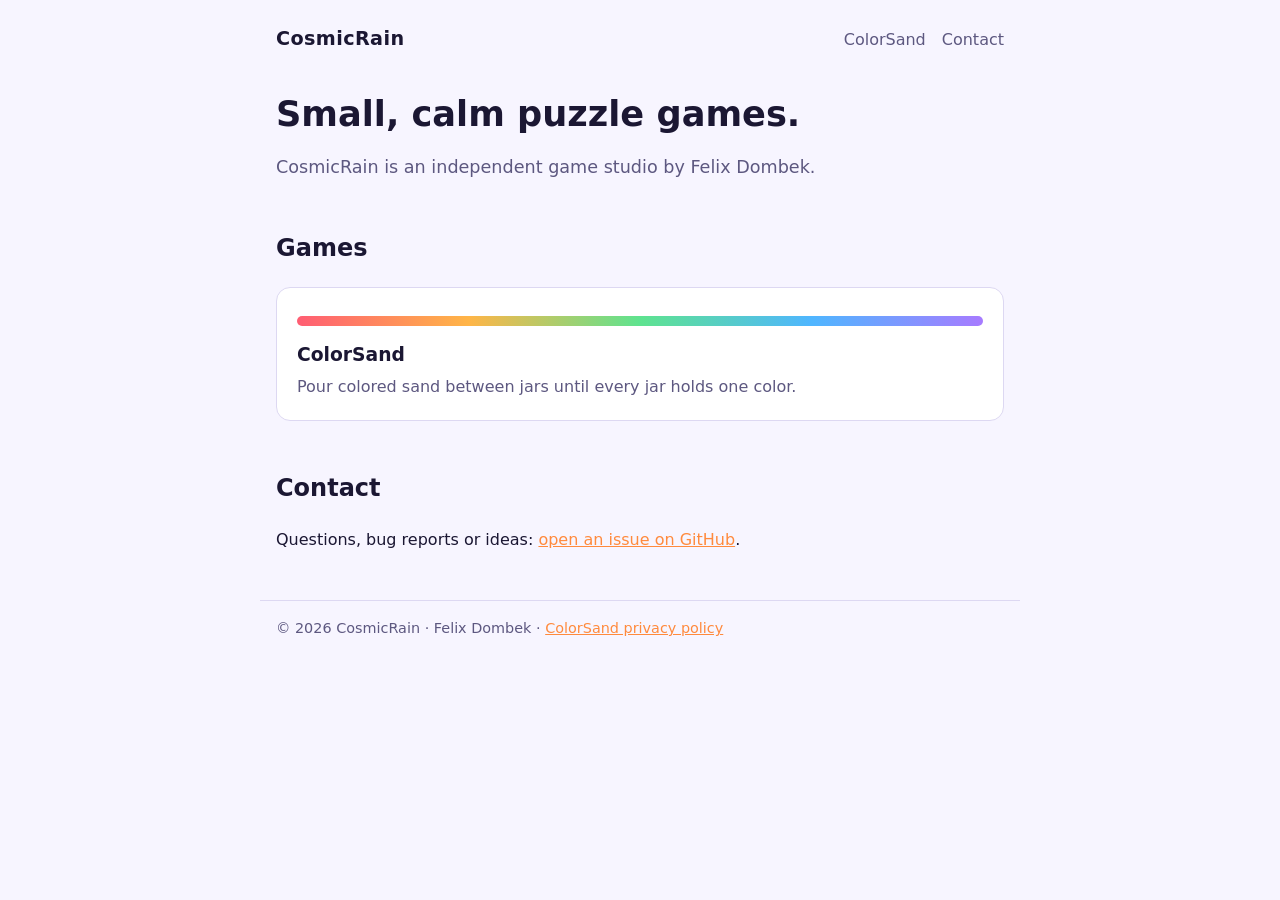
<file: index.html>
<!doctype html><html lang="en"><head><meta charset="utf-8"><meta name="viewport" content="width=device-width,initial-scale=1">
<title>CosmicRain</title><meta name="description" content="CosmicRain makes small, relaxing puzzle games."><link rel="stylesheet" href="/style.css"></head><body>
<header><a class="brand" href="/">CosmicRain</a><nav><a href="/colorsand/">ColorSand</a><a href="/#contact">Contact</a></nav></header><main>
<h1>Small, calm puzzle games.</h1>
<p class="lead">CosmicRain is an independent game studio by Felix Dombek.</p>
<h2>Games</h2>
<a class="card" href="/colorsand/"><div class="sand"></div><h3>ColorSand</h3><p>Pour colored sand between jars until every jar holds one color.</p></a>
<h2 id="contact">Contact</h2>
<p>Questions, bug reports or ideas: <a href="https://github.com/FelixDombek/ColorSand/issues">open an issue on GitHub</a>.</p>
</main><footer>© 2026 CosmicRain · Felix Dombek · <a href="/colorsand/privacy/">ColorSand privacy policy</a></footer></body></html>
</file>
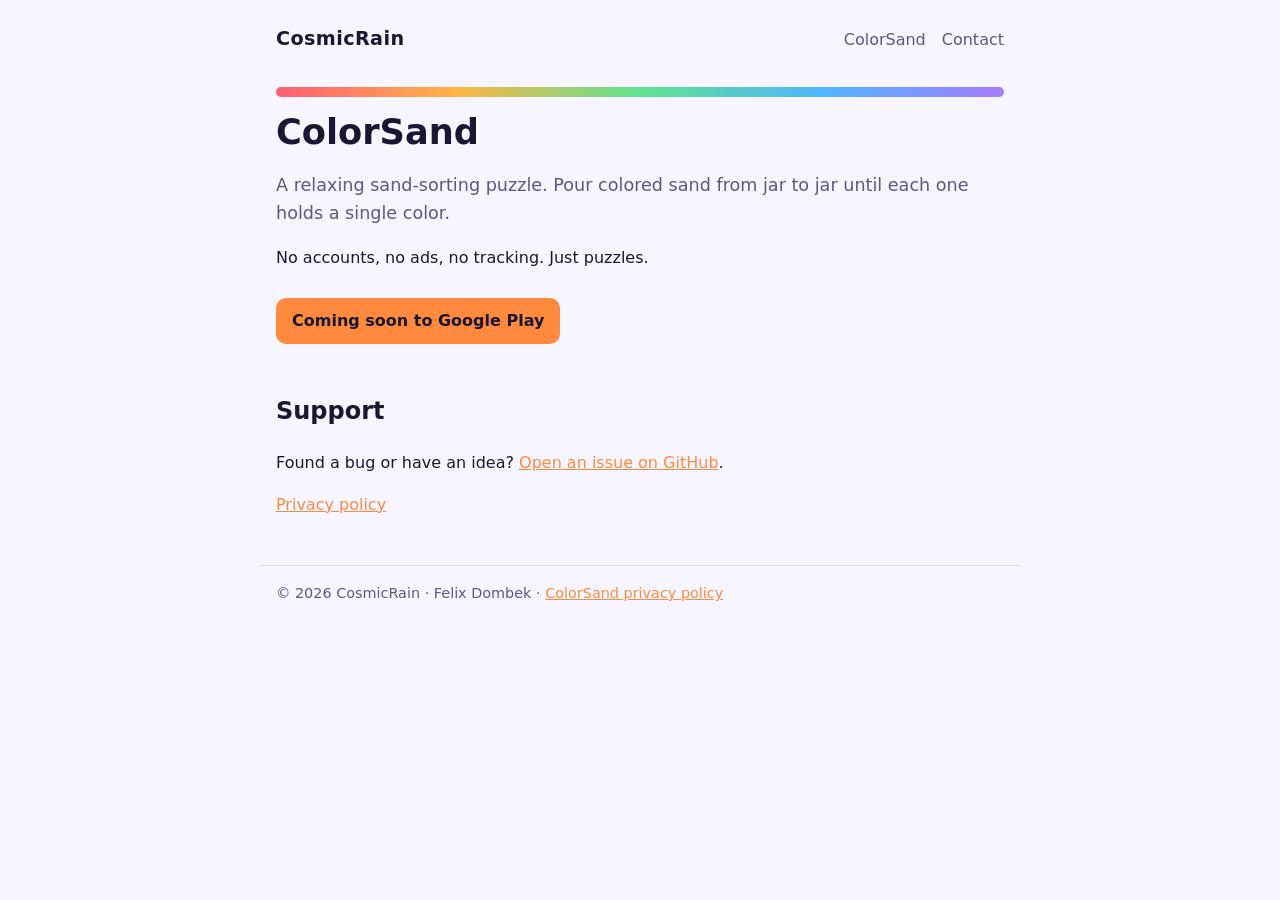
<file: colorsand/index.html>
<!doctype html><html lang="en"><head><meta charset="utf-8"><meta name="viewport" content="width=device-width,initial-scale=1">
<title>ColorSand</title><meta name="description" content="ColorSand is a relaxing sand-sorting puzzle game for Android."><link rel="stylesheet" href="/style.css"></head><body>
<header><a class="brand" href="/">CosmicRain</a><nav><a href="/colorsand/">ColorSand</a><a href="/#contact">Contact</a></nav></header><main>
<div class="sand"></div>
<h1>ColorSand</h1>
<p class="lead">A relaxing sand-sorting puzzle. Pour colored sand from jar to jar until each one holds a single color.</p>
<p>No accounts, no ads, no tracking. Just puzzles.</p>
<p><span class="badge">Coming soon to Google Play</span></p>
<h2>Support</h2>
<p>Found a bug or have an idea? <a href="https://github.com/FelixDombek/ColorSand/issues">Open an issue on GitHub</a>.</p>
<p><a href="/colorsand/privacy/">Privacy policy</a></p>
</main><footer>© 2026 CosmicRain · Felix Dombek · <a href="/colorsand/privacy/">ColorSand privacy policy</a></footer></body></html>
</file>
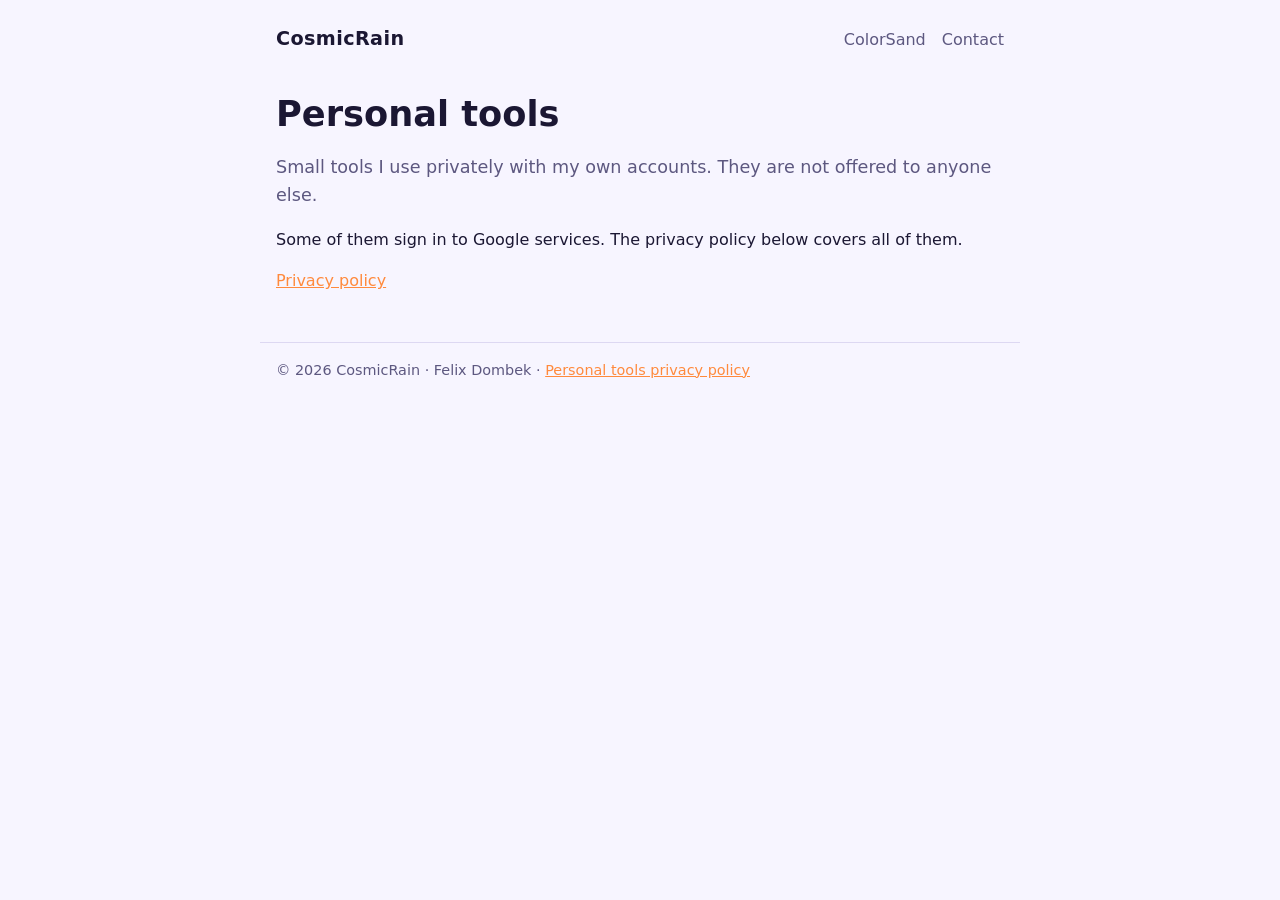
<file: tools/index.html>
<!doctype html><html lang="en"><head><meta charset="utf-8"><meta name="viewport" content="width=device-width,initial-scale=1">
<title>Personal tools</title><meta name="description" content="Personal tools by Felix Dombek."><link rel="stylesheet" href="/style.css"></head><body>
<header><a class="brand" href="/">CosmicRain</a><nav><a href="/colorsand/">ColorSand</a><a href="/#contact">Contact</a></nav></header><main>
<h1>Personal tools</h1>
<p class="lead">Small tools I use privately with my own accounts. They are not offered to anyone else.</p>
<p>Some of them sign in to Google services. The privacy policy below covers all of them.</p>
<p><a href="/tools/privacy/">Privacy policy</a></p>
</main><footer>© 2026 CosmicRain · Felix Dombek · <a href="/tools/privacy/">Personal tools privacy policy</a></footer></body></html>
</file>
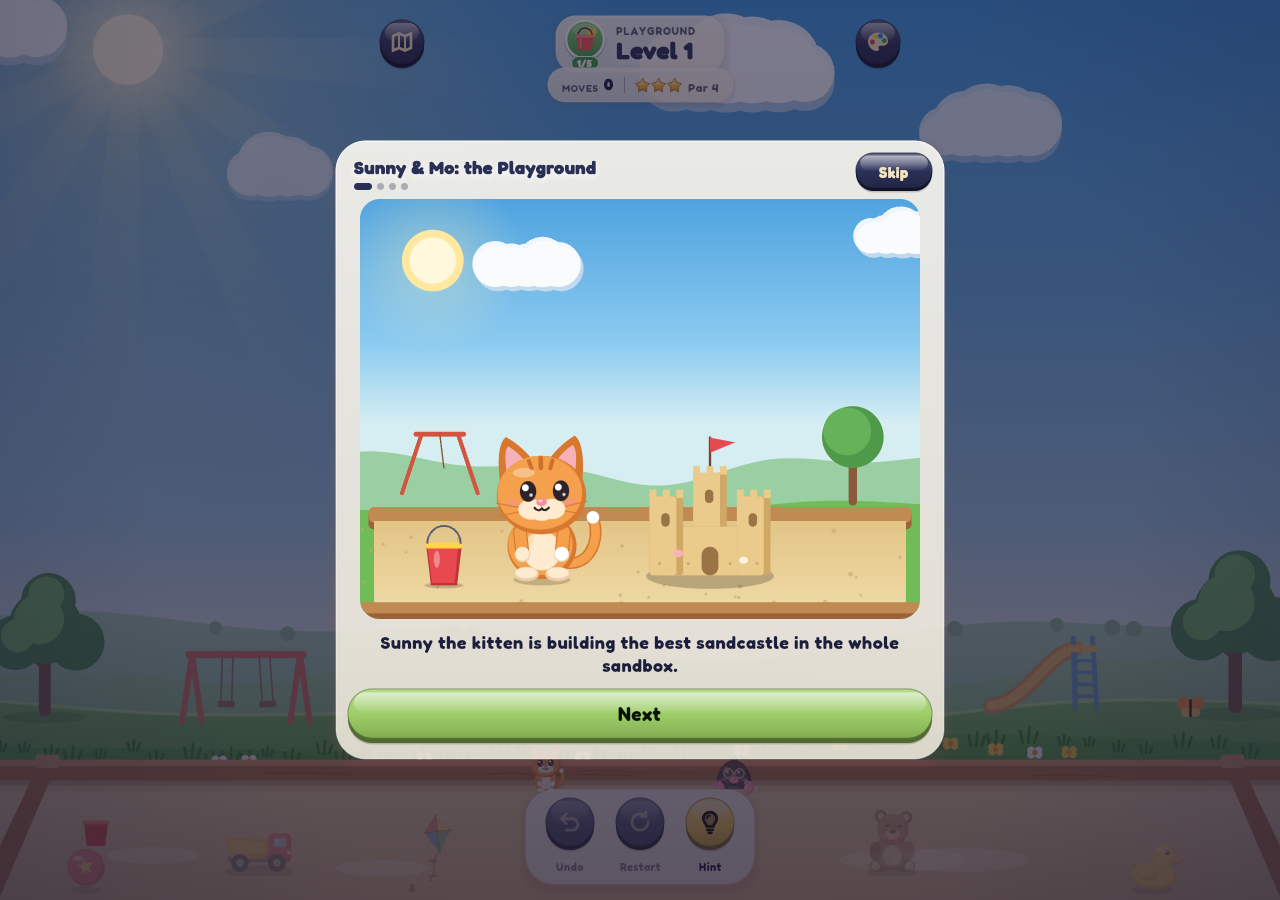
<file: colorsand/play/index.html>
<!doctype html>
<html lang="en">
<head>
    <meta charset="utf-8">
    <meta name="viewport" content="width=device-width, initial-scale=1">
    <title>ColorSand</title>
    <style>
        html, body { margin: 0; height: 100%; background: #1B1F3B; color: #F4E4C1; font-family: sans-serif; }
        #root { width: 100%; height: 100%; display: flex; align-items: center; justify-content: center; }
    </style>
</head>
<body>
    <div id="root">Loading…</div>
    <script src="skiko.js?v=3be965d"></script>
    <script src="shared.js?v=3be965d"></script>
</body>
</html>
</file>
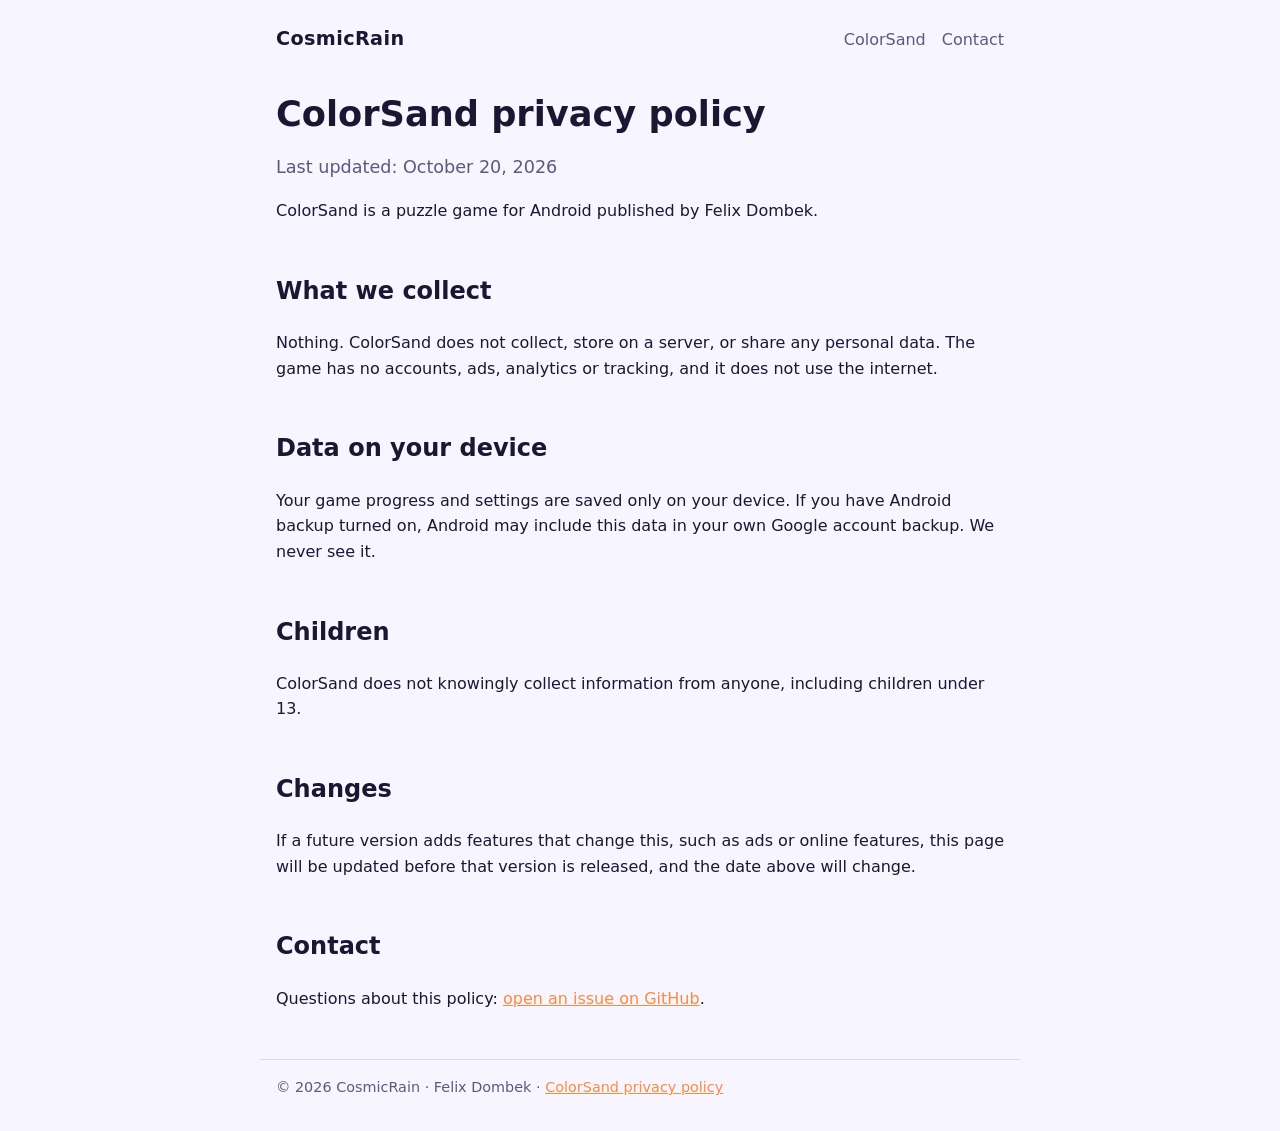
<file: colorsand/privacy/index.html>
<!doctype html><html lang="en"><head><meta charset="utf-8"><meta name="viewport" content="width=device-width,initial-scale=1">
<title>ColorSand Privacy Policy</title><meta name="description" content="Privacy policy for the ColorSand Android game."><link rel="stylesheet" href="/style.css"></head><body>
<header><a class="brand" href="/">CosmicRain</a><nav><a href="/colorsand/">ColorSand</a><a href="/#contact">Contact</a></nav></header><main>
<h1>ColorSand privacy policy</h1>
<p class="lead">Last updated: October 20, 2026</p>
<p>ColorSand is a puzzle game for Android published by Felix Dombek.</p>
<h2>What we collect</h2>
<p>Nothing. ColorSand does not collect, store on a server, or share any personal data. The game has no accounts, ads, analytics or tracking, and it does not use the internet.</p>
<h2>Data on your device</h2>
<p>Your game progress and settings are saved only on your device. If you have Android backup turned on, Android may include this data in your own Google account backup. We never see it.</p>
<h2>Children</h2>
<p>ColorSand does not knowingly collect information from anyone, including children under 13.</p>
<h2>Changes</h2>
<p>If a future version adds features that change this, such as ads or online features, this page will be updated before that version is released, and the date above will change.</p>
<h2>Contact</h2>
<p>Questions about this policy: <a href="https://github.com/FelixDombek/ColorSand/issues">open an issue on GitHub</a>.</p>
</main><footer>© 2026 CosmicRain · Felix Dombek · <a href="/colorsand/privacy/">ColorSand privacy policy</a></footer></body></html>
</file>
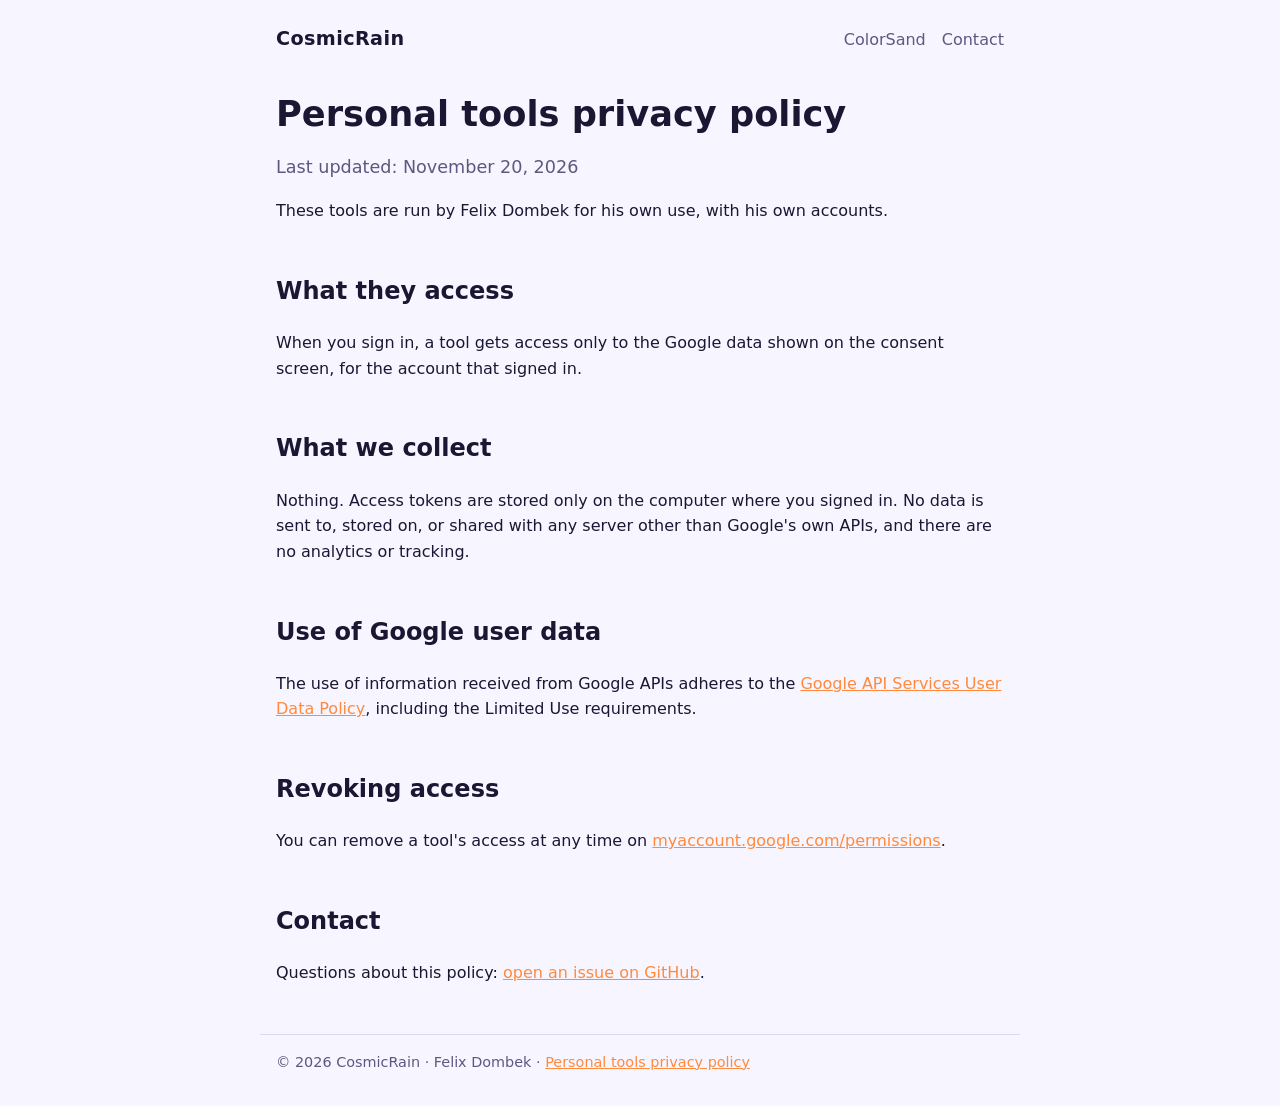
<file: tools/privacy/index.html>
<!doctype html><html lang="en"><head><meta charset="utf-8"><meta name="viewport" content="width=device-width,initial-scale=1">
<title>Personal tools privacy policy</title><meta name="description" content="Privacy policy for personal tools by Felix Dombek."><link rel="stylesheet" href="/style.css"></head><body>
<header><a class="brand" href="/">CosmicRain</a><nav><a href="/colorsand/">ColorSand</a><a href="/#contact">Contact</a></nav></header><main>
<h1>Personal tools privacy policy</h1>
<p class="lead">Last updated: November 20, 2026</p>
<p>These tools are run by Felix Dombek for his own use, with his own accounts.</p>
<h2>What they access</h2>
<p>When you sign in, a tool gets access only to the Google data shown on the consent screen, for the account that signed in.</p>
<h2>What we collect</h2>
<p>Nothing. Access tokens are stored only on the computer where you signed in. No data is sent to, stored on, or shared with any server other than Google's own APIs, and there are no analytics or tracking.</p>
<h2>Use of Google user data</h2>
<p>The use of information received from Google APIs adheres to the <a href="https://developers.google.com/terms/api-services-user-data-policy">Google API Services User Data Policy</a>, including the Limited Use requirements.</p>
<h2>Revoking access</h2>
<p>You can remove a tool's access at any time on <a href="https://myaccount.google.com/permissions">myaccount.google.com/permissions</a>.</p>
<h2>Contact</h2>
<p>Questions about this policy: <a href="https://github.com/FelixDombek/cosmicrain.dev/issues">open an issue on GitHub</a>.</p>
</main><footer>© 2026 CosmicRain · Felix Dombek · <a href="/tools/privacy/">Personal tools privacy policy</a></footer></body></html>
</file>
<file: style.css>
:root{--bg:#0d0b1f;--fg:#ece9ff;--muted:#a59fd0;--accent:#ff8a3d;--card:#1a1636;--line:#2c2652}
@media (prefers-color-scheme: light){:root{--bg:#f7f5ff;--fg:#1b1733;--muted:#5d5880;--card:#fff;--line:#ddd8f2}}
*{box-sizing:border-box}
body{margin:0;background:var(--bg);color:var(--fg);font:16px/1.6 system-ui,-apple-system,"Segoe UI",Roboto,sans-serif}
a{color:var(--accent)}
header,main,footer{max-width:760px;margin:0 auto;padding:0 16px}
header{display:flex;align-items:center;justify-content:space-between;padding-top:24px;padding-bottom:24px}
header a.brand{color:var(--fg);text-decoration:none;font-weight:700;font-size:1.2rem;letter-spacing:.02em}
nav a{margin-left:16px;color:var(--muted);text-decoration:none}
h1{font-size:2.2rem;line-height:1.2;margin:.4em 0}
h2{margin-top:2em}
.lead{color:var(--muted);font-size:1.1rem}
.card{display:block;background:var(--card);border:1px solid var(--line);border-radius:14px;padding:20px;margin:16px 0;color:var(--fg);text-decoration:none}
.card h3{margin:0 0 4px}
.card p{margin:0;color:var(--muted)}
.sand{height:10px;border-radius:5px;margin:8px 0 14px;background:linear-gradient(90deg,#ff5d73,#ffb547,#5ee38f,#4fb6ff,#a77bff)}
.badge{display:inline-block;margin-top:12px;padding:10px 16px;border-radius:10px;background:var(--accent);color:#1b1733;font-weight:600;text-decoration:none}
footer{color:var(--muted);font-size:.9rem;border-top:1px solid var(--line);margin-top:48px;padding-top:16px;padding-bottom:32px}
</file>
